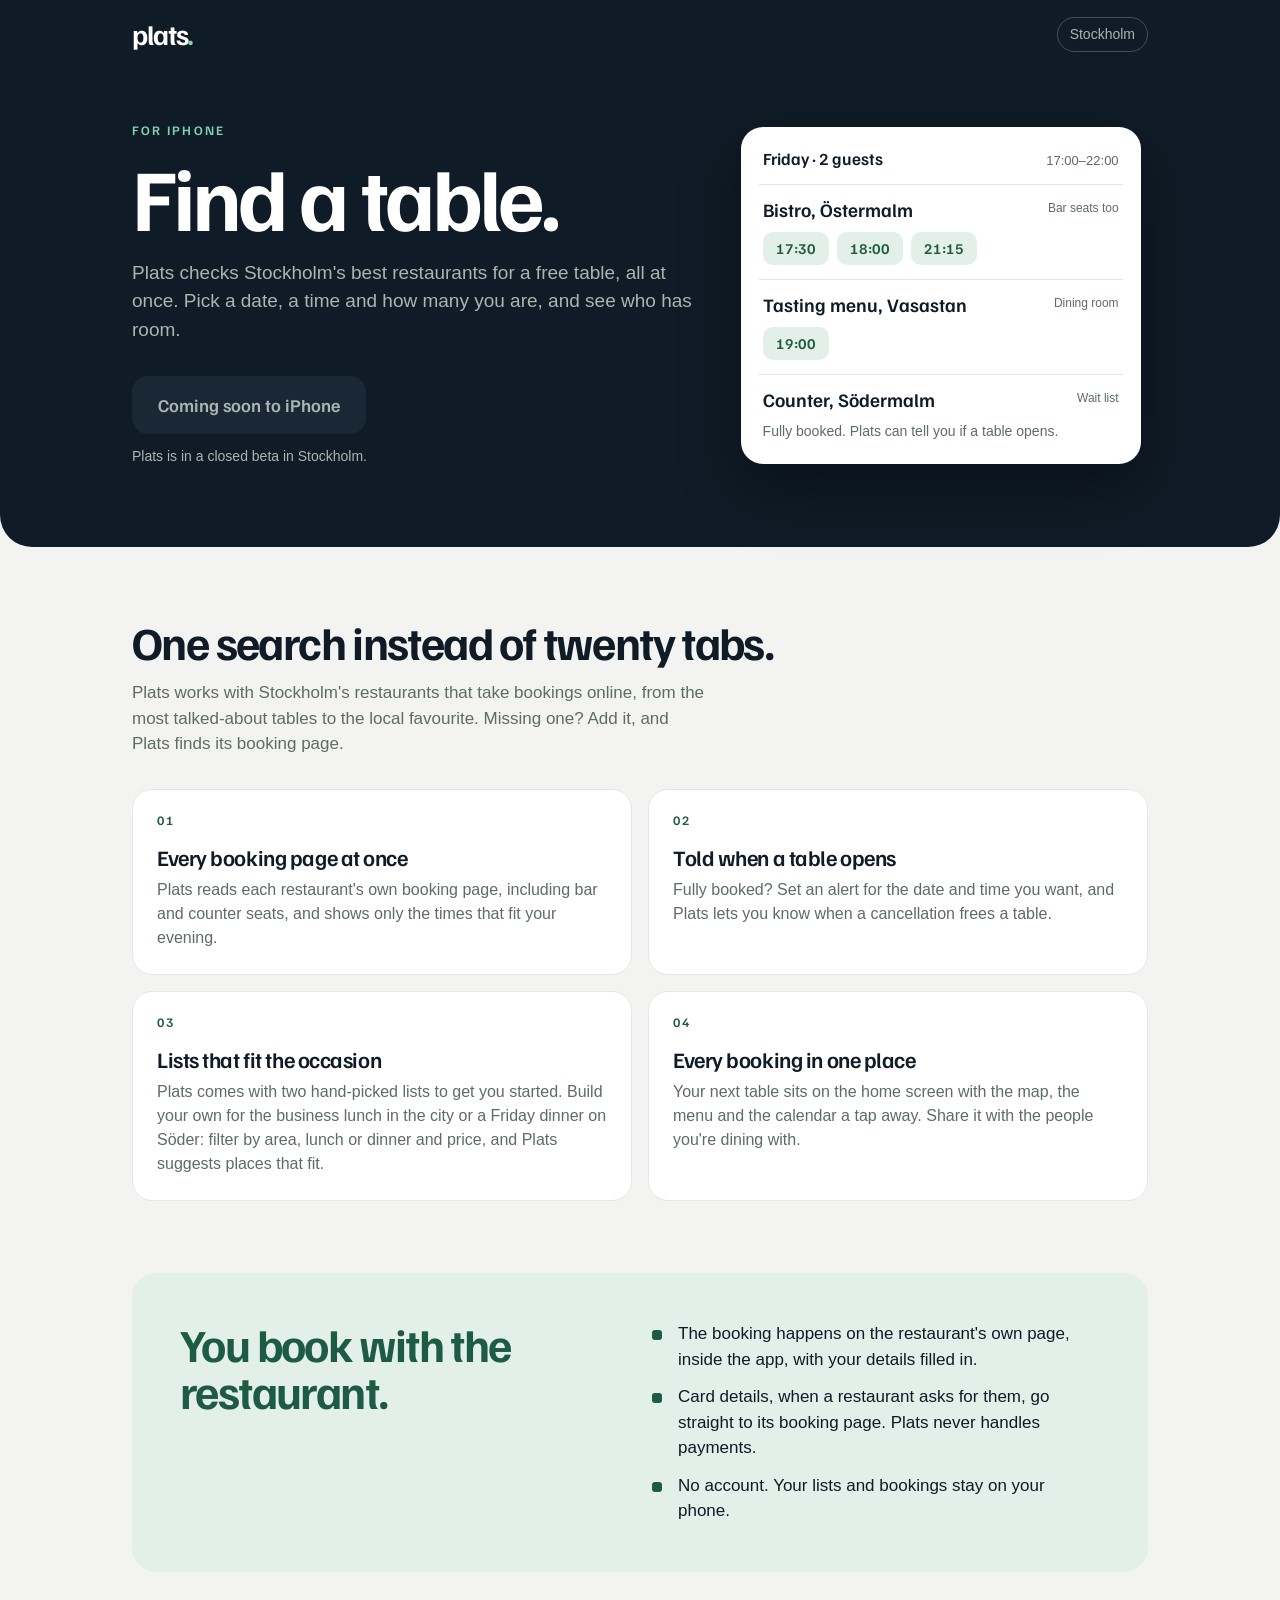
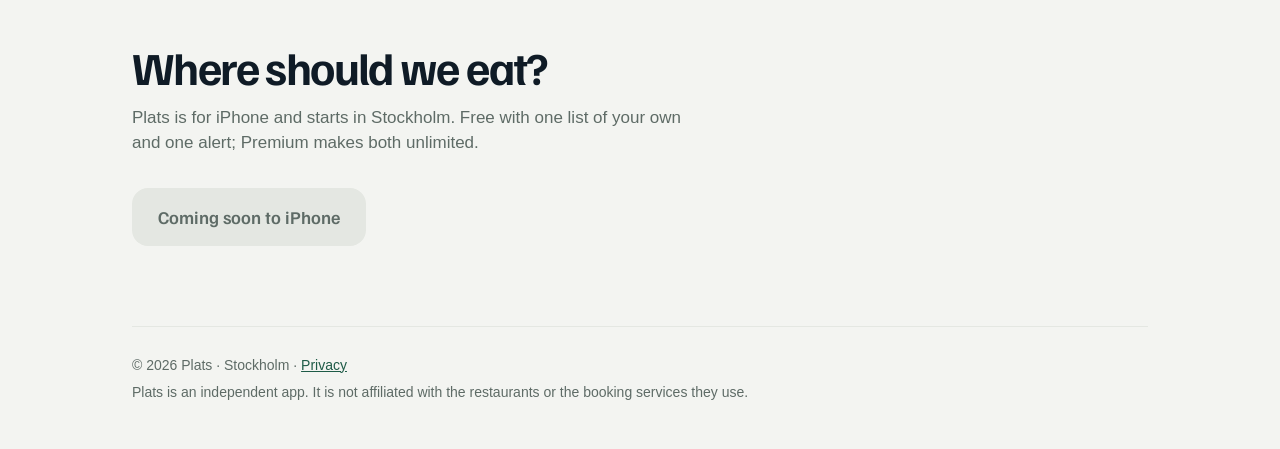
<file: index.html>
<!doctype html>
<html lang="en">
<head>
<meta charset="utf-8">
<meta name="viewport" content="width=device-width, initial-scale=1, viewport-fit=cover">
<title>Plats · Find a table in Stockholm</title>
<meta name="description" content="Plats checks Stockholm's best restaurants for a free table, all at once. Pick a date, a time and a party size, and see who has room.">
<meta name="theme-color" content="#0F1B26">
<meta property="og:title" content="Plats · Find a table in Stockholm">
<meta property="og:description" content="Every booking page on your list, checked at once.">
<meta property="og:image" content="https://getplats.com/assets/icon-512.png">
<meta property="og:url" content="https://getplats.com/">
<link rel="icon" href="assets/favicon-32.png" sizes="32x32">
<link rel="apple-touch-icon" href="assets/apple-touch-icon.png">
<link rel="preload" href="assets/fonts/FamiljenGrotesk-Bold.woff2" as="font" type="font/woff2" crossorigin>
<link rel="stylesheet" href="assets/site.css">
<script src="assets/config.js" defer></script>
</head>
<body>

<header class="hero">
  <div class="wrap">
    <div class="bar">
      <a class="wordmark" href="/">plats<i>.</i></a>
      <span class="pill">Stockholm</span>
    </div>

    <div class="hero-grid">
      <div>
        <p class="eyebrow">For iPhone</p>
        <h1>Find a table.</h1>
        <p class="lead">Plats checks Stockholm's best restaurants for a free table, all at once. Pick a date, a time and how many you are, and see who has room.</p>
        <a class="cta" data-get-app aria-disabled="true">
          <svg viewBox="0 0 20 20" aria-hidden="true"><path d="M10 3v10m0 0l-4-4m4 4l4-4M4 17h12" fill="none" stroke="currentColor" stroke-width="2" stroke-linecap="round" stroke-linejoin="round"/></svg>
          <span data-label>Coming soon to iPhone</span>
        </a>
        <p class="cta-note" data-get-app-note>Plats is in a closed beta in Stockholm.</p>
      </div>

      <div class="sample" aria-label="An example of search results">
        <div class="sample-head"><b>Friday · 2 guests</b><span>17:00–22:00</span></div>
        <div class="row">
          <div class="row-name">Bistro, Östermalm <small>Bar seats too</small></div>
          <div class="chips"><span class="chip">17:30</span><span class="chip">18:00</span><span class="chip">21:15</span></div>
        </div>
        <div class="row">
          <div class="row-name">Tasting menu, Vasastan <small>Dining room</small></div>
          <div class="chips"><span class="chip">19:00</span></div>
        </div>
        <div class="row">
          <div class="row-name">Counter, Södermalm <small>Wait list</small></div>
          <div class="row-muted">Fully booked. Plats can tell you if a table opens.</div>
        </div>
      </div>
    </div>
  </div>
</header>

<main class="wrap">
  <section>
    <h2>One search instead of twenty tabs.</h2>
    <p class="section-lead">Plats works with Stockholm's restaurants that take bookings online, from the most talked-about tables to the local favourite. Missing one? Add it, and Plats finds its booking page.</p>
    <div class="features">
      <div class="feature">
        <div class="feature-num">01</div>
        <h3>Every booking page at once</h3>
        <p>Plats reads each restaurant's own booking page, including bar and counter seats, and shows only the times that fit your evening.</p>
      </div>
      <div class="feature">
        <div class="feature-num">02</div>
        <h3>Told when a table opens</h3>
        <p>Fully booked? Set an alert for the date and time you want, and Plats lets you know when a cancellation frees a table.</p>
      </div>
      <div class="feature">
        <div class="feature-num">03</div>
        <h3>Lists that fit the occasion</h3>
        <p>Plats comes with two hand-picked lists to get you started. Build your own for the business lunch in the city or a Friday dinner on Söder: filter by area, lunch or dinner and price, and Plats suggests places that fit.</p>
      </div>
      <div class="feature">
        <div class="feature-num">04</div>
        <h3>Every booking in one place</h3>
        <p>Your next table sits on the home screen with the map, the menu and the calendar a tap away. Share it with the people you're dining with.</p>
      </div>
    </div>
  </section>

  <section>
    <div class="band">
      <h2>You book with the restaurant.</h2>
      <ul>
        <li>The booking happens on the restaurant's own page, inside the app, with your details filled in.</li>
        <li>Card details, when a restaurant asks for them, go straight to its booking page. Plats never handles payments.</li>
        <li>No account. Your lists and bookings stay on your phone.</li>
      </ul>
    </div>
  </section>

  <section class="closing">
    <h2>Where should we eat?</h2>
    <p class="section-lead">Plats is for iPhone and starts in Stockholm. Free with one list of your own and one alert; Premium makes both unlimited.</p>
    <a class="cta on-light" data-get-app aria-disabled="true">
      <svg viewBox="0 0 20 20" aria-hidden="true"><path d="M10 3v10m0 0l-4-4m4 4l4-4M4 17h12" fill="none" stroke="currentColor" stroke-width="2" stroke-linecap="round" stroke-linejoin="round"/></svg>
      <span data-label>Coming soon to iPhone</span>
    </a>
  </section>

  <footer>
    <p>© 2026 Plats · Stockholm · <a href="/privacy/">Privacy</a></p>
    <p>Plats is an independent app. It is not affiliated with the restaurants or the booking services they use.</p>
  </footer>
</main>

</body>
</html>
</file>
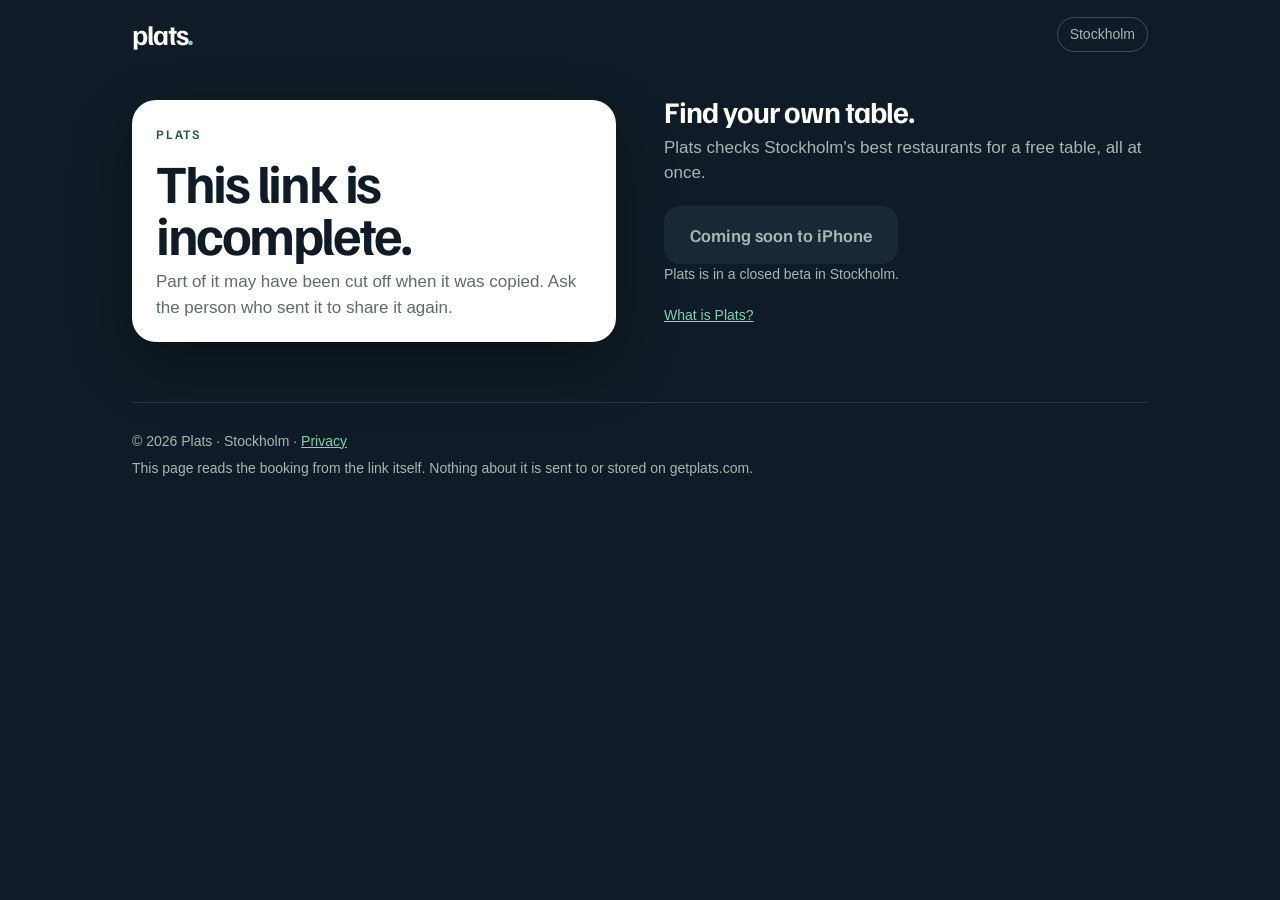
<file: b/index.html>
<!doctype html>
<html lang="en">
<head>
<meta charset="utf-8">
<meta name="viewport" content="width=device-width, initial-scale=1, viewport-fit=cover">
<title>A table for you · Plats</title>
<meta name="description" content="Someone shared a restaurant booking with you on Plats.">
<meta name="robots" content="noindex">
<meta name="referrer" content="no-referrer">
<meta name="theme-color" content="#0F1B26">
<meta property="og:title" content="A table for you">
<meta property="og:description" content="Someone shared a restaurant booking with you on Plats.">
<meta property="og:image" content="https://getplats.com/assets/icon-512.png">
<link rel="icon" href="../assets/favicon-32.png" sizes="32x32">
<link rel="apple-touch-icon" href="../assets/apple-touch-icon.png">
<link rel="stylesheet" href="../assets/site.css">
<script src="../assets/config.js" defer></script>
<style>
  body { background: var(--ink); color: var(--on-ink); min-height: 100vh; }
  footer { border-top-color: rgba(255,255,255,0.12); color: var(--on-ink-muted); }
  [hidden] { display: none !important; }
</style>
</head>
<body>
<div class="wrap">
  <div class="bar">
    <a class="wordmark" href="/">plats<i>.</i></a>
    <span class="pill">Stockholm</span>
  </div>

  <div class="ticket-wrap ticket-layout">
    <!-- Filled in from the link. The booking is in the part after "#", which never reaches this server. -->
    <article class="ticket" id="ticket" hidden>
      <div class="ticket-top">
        <p class="ticket-from" id="from"></p>
        <h1 id="name"></h1>
        <p class="when" id="when"></p>
        <p class="party" id="party"></p>
        <p class="party" id="address"></p>
      </div>
      <div class="ticket-perf"></div>
      <div class="ticket-actions">
        <a class="btn primary" id="open-app">Open in Plats</a>
        <button class="btn" id="calendar" type="button">
          <svg viewBox="0 0 20 20" aria-hidden="true"><rect x="3" y="4" width="14" height="13" rx="2.5" fill="none" stroke="currentColor" stroke-width="1.8"/><path d="M3 8h14M7 2.5v3M13 2.5v3" stroke="currentColor" stroke-width="1.8" stroke-linecap="round"/></svg>
          Add to calendar
        </button>
        <a class="btn" id="map" target="_blank" rel="noopener">
          <svg viewBox="0 0 20 20" aria-hidden="true"><path d="M10 18s6-5.2 6-10A6 6 0 0 0 4 8c0 4.8 6 10 6 10z" fill="none" stroke="currentColor" stroke-width="1.8"/><circle cx="10" cy="8" r="2.2" fill="currentColor"/></svg>
          Show on map
        </a>
        <p class="ticket-note">The booking is in the name of the person who shared it. To change or cancel it, ask them.</p>
      </div>
    </article>

    <article class="ticket" id="broken" hidden>
      <div class="ticket-top">
        <p class="ticket-from">Plats</p>
        <h1>This link is incomplete.</h1>
        <p class="party">Part of it may have been cut off when it was copied. Ask the person who sent it to share it again.</p>
      </div>
    </article>

    <div class="get">
      <h2>Find your own table.</h2>
      <p>Plats checks Stockholm's best restaurants for a free table, all at once.</p>
      <a class="cta" data-get-app aria-disabled="true">
        <svg viewBox="0 0 20 20" aria-hidden="true"><path d="M10 3v10m0 0l-4-4m4 4l4-4M4 17h12" fill="none" stroke="currentColor" stroke-width="2" stroke-linecap="round" stroke-linejoin="round"/></svg>
        <span data-label>Coming soon to iPhone</span>
      </a>
      <p class="cta-note" data-get-app-note>Plats is in a closed beta in Stockholm.</p>
      <p class="cta-note"><a href="/" style="color: var(--mint)">What is Plats?</a></p>
    </div>
  </div>

  <footer>
    <p>© 2026 Plats · Stockholm · <a href="/privacy/" style="color: var(--mint)">Privacy</a></p>
    <p>This page reads the booking from the link itself. Nothing about it is sent to or stored on getplats.com.</p>
  </footer>
</div>

<script>
(function () {
  var TZ = "Europe/Stockholm";

  // The app packs the booking as base64url JSON: {v, id, n, a, r, s, e, t, g, st, by}.
  function readLink() {
    var hash = location.hash.replace(/^#/, "");
    var packed = null;
    hash.split("&").forEach(function (part) { if (part.indexOf("d=") === 0) packed = part.slice(2); });
    if (!packed) packed = new URLSearchParams(location.search).get("d");
    if (!packed) return null;
    // Copying a booking on iPhone can bring the message text along, which the browser then adds to the link
    // ("...ZXgifQ%20Coco%20&%20Carmen,..."). The booking itself is only letters, digits, "-" and "_": keep those.
    var clean = packed.match(/^[A-Za-z0-9_-]+/);
    if (!clean) return null;
    packed = clean[0];
    try {
      var b64 = packed.replace(/-/g, "+").replace(/_/g, "/");
      while (b64.length % 4) b64 += "=";
      var bytes = Uint8Array.from(atob(b64), function (c) { return c.charCodeAt(0); });
      var data = JSON.parse(new TextDecoder("utf-8").decode(bytes));
      if (!data || typeof data.n !== "string" || !data.n || typeof data.s !== "number") return null;
      return { packed: packed, data: data };
    } catch (e) {
      return null;
    }
  }

  function fmt(date, options) {
    return new Intl.DateTimeFormat("en-GB", Object.assign({ timeZone: TZ }, options)).format(date);
  }

  // A calendar file built here in the browser, the same shape the app makes.
  function icsFor(b) {
    function utc(d) { return d.toISOString().replace(/[-:]/g, "").replace(/\.\d{3}/, ""); }
    function day(d) { return fmt(d, { year: "numeric", month: "2-digit", day: "2-digit" }).split("/").reverse().join(""); }
    function esc(s) { return String(s).replace(/\\/g, "\\\\").replace(/;/g, "\\;").replace(/,/g, "\\,").replace(/\n/g, "\\n"); }
    var start = new Date(b.s * 1000);
    var end = new Date((b.e > b.s ? b.e : b.s + 9000) * 1000);
    var lines = ["BEGIN:VCALENDAR", "VERSION:2.0", "PRODID:-//Plats//Bookings//EN", "CALSCALE:GREGORIAN", "METHOD:PUBLISH",
      "BEGIN:VEVENT", "UID:" + String(b.id || start.getTime()).toLowerCase() + "@getplats.com", "DTSTAMP:" + utc(new Date())];
    if (b.t) {
      lines.push("DTSTART:" + utc(start), "DTEND:" + utc(end));
    } else {
      var next = new Date(start.getTime() + 86400000);
      lines.push("DTSTART;VALUE=DATE:" + day(start), "DTEND;VALUE=DATE:" + day(next));
    }
    var guests = Math.max(1, b.g | 0);
    lines.push("SUMMARY:" + esc(b.n + " · " + guests + " guest" + (guests === 1 ? "" : "s")));
    if (b.a) lines.push("LOCATION:" + esc(b.a + ", Stockholm"));
    var notes = [];
    if (b.st) notes.push("Seating: " + b.st);
    if (b.by) notes.push("Booked by " + b.by);
    if (notes.length) lines.push("DESCRIPTION:" + esc(notes.join("\n")));
    lines.push("END:VEVENT", "END:VCALENDAR");
    return lines.join("\r\n") + "\r\n";
  }

  // A new link pasted into the same tab only changes the part after "#": read it again.
  window.addEventListener("hashchange", function () { location.reload(); });

  var link = readLink();
  if (!link) {
    document.getElementById("broken").hidden = false;
    return;
  }
  var b = link.data;
  var start = new Date(b.s * 1000);
  var guests = Math.max(1, b.g | 0);

  document.title = b.n + " · Plats";
  document.getElementById("from").textContent = (b.by ? b.by : "Someone") + " booked a table";
  document.getElementById("name").textContent = b.n;
  var when = fmt(start, { weekday: "long", day: "numeric", month: "long" });
  if (b.t) when += " · " + fmt(start, { hour: "2-digit", minute: "2-digit", hour12: false });
  document.getElementById("when").textContent = when;
  document.getElementById("party").textContent = guests + " guest" + (guests === 1 ? "" : "s") + (b.st ? " · " + b.st : "");

  var address = document.getElementById("address");
  var map = document.getElementById("map");
  if (b.a) {
    address.textContent = b.a;
    map.href = "https://maps.apple.com/?q=" + encodeURIComponent(b.n) + "&address=" + encodeURIComponent(b.a + ", Stockholm");
  } else {
    address.hidden = true;
    map.href = "https://maps.apple.com/?q=" + encodeURIComponent(b.n + ", Stockholm");
  }

  // For people who have Plats but opened the link in a browser: the app's own link opens it directly.
  document.getElementById("open-app").href = "plats://booking?d=" + link.packed;

  document.getElementById("calendar").addEventListener("click", function () {
    var blob = new Blob([icsFor(b)], { type: "text/calendar;charset=utf-8" });
    var url = URL.createObjectURL(blob);
    var a = document.createElement("a");
    a.href = url;
    a.download = b.n.replace(/[^\p{L}\p{N} ]+/gu, "").trim().replace(/\s+/g, "-") + ".ics";
    document.body.appendChild(a);
    a.click();
    a.remove();
    setTimeout(function () { URL.revokeObjectURL(url); }, 4000);
  });

  document.getElementById("ticket").hidden = false;
})();
</script>
</body>
</html>
</file>
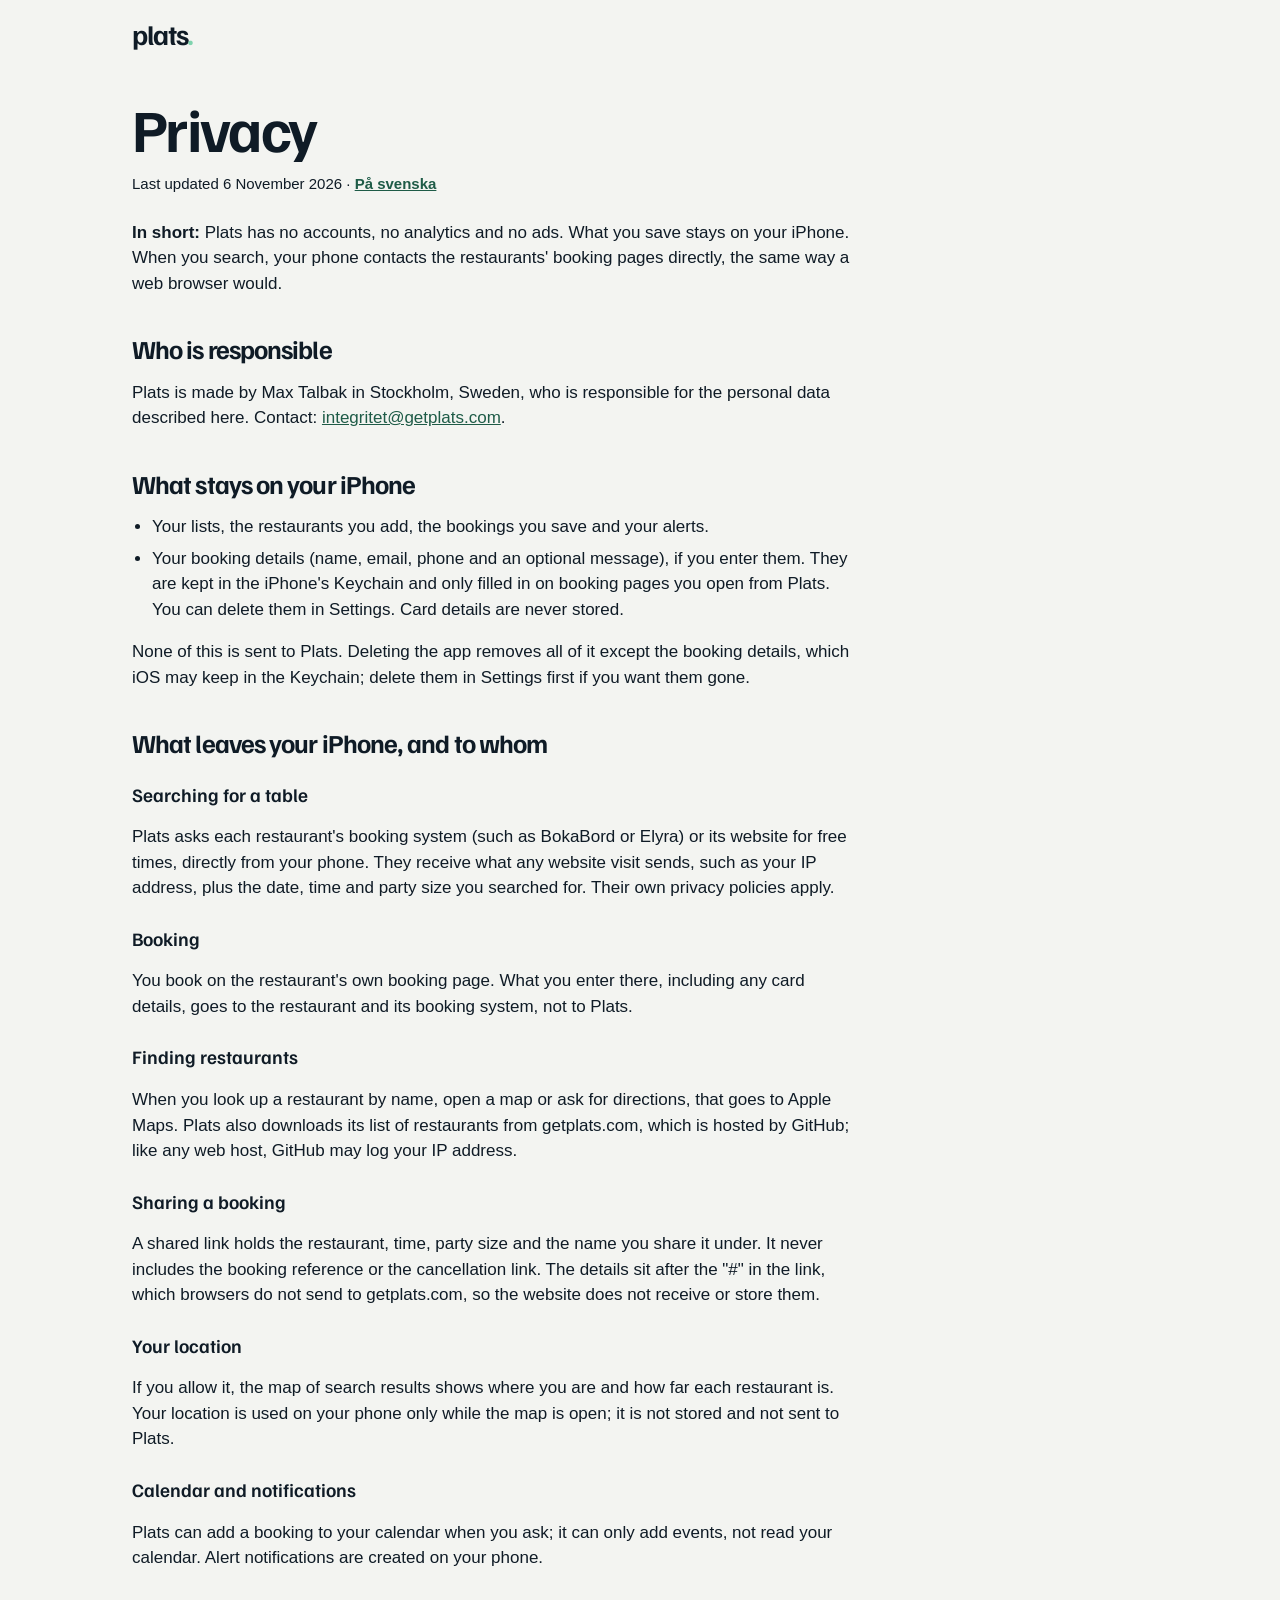
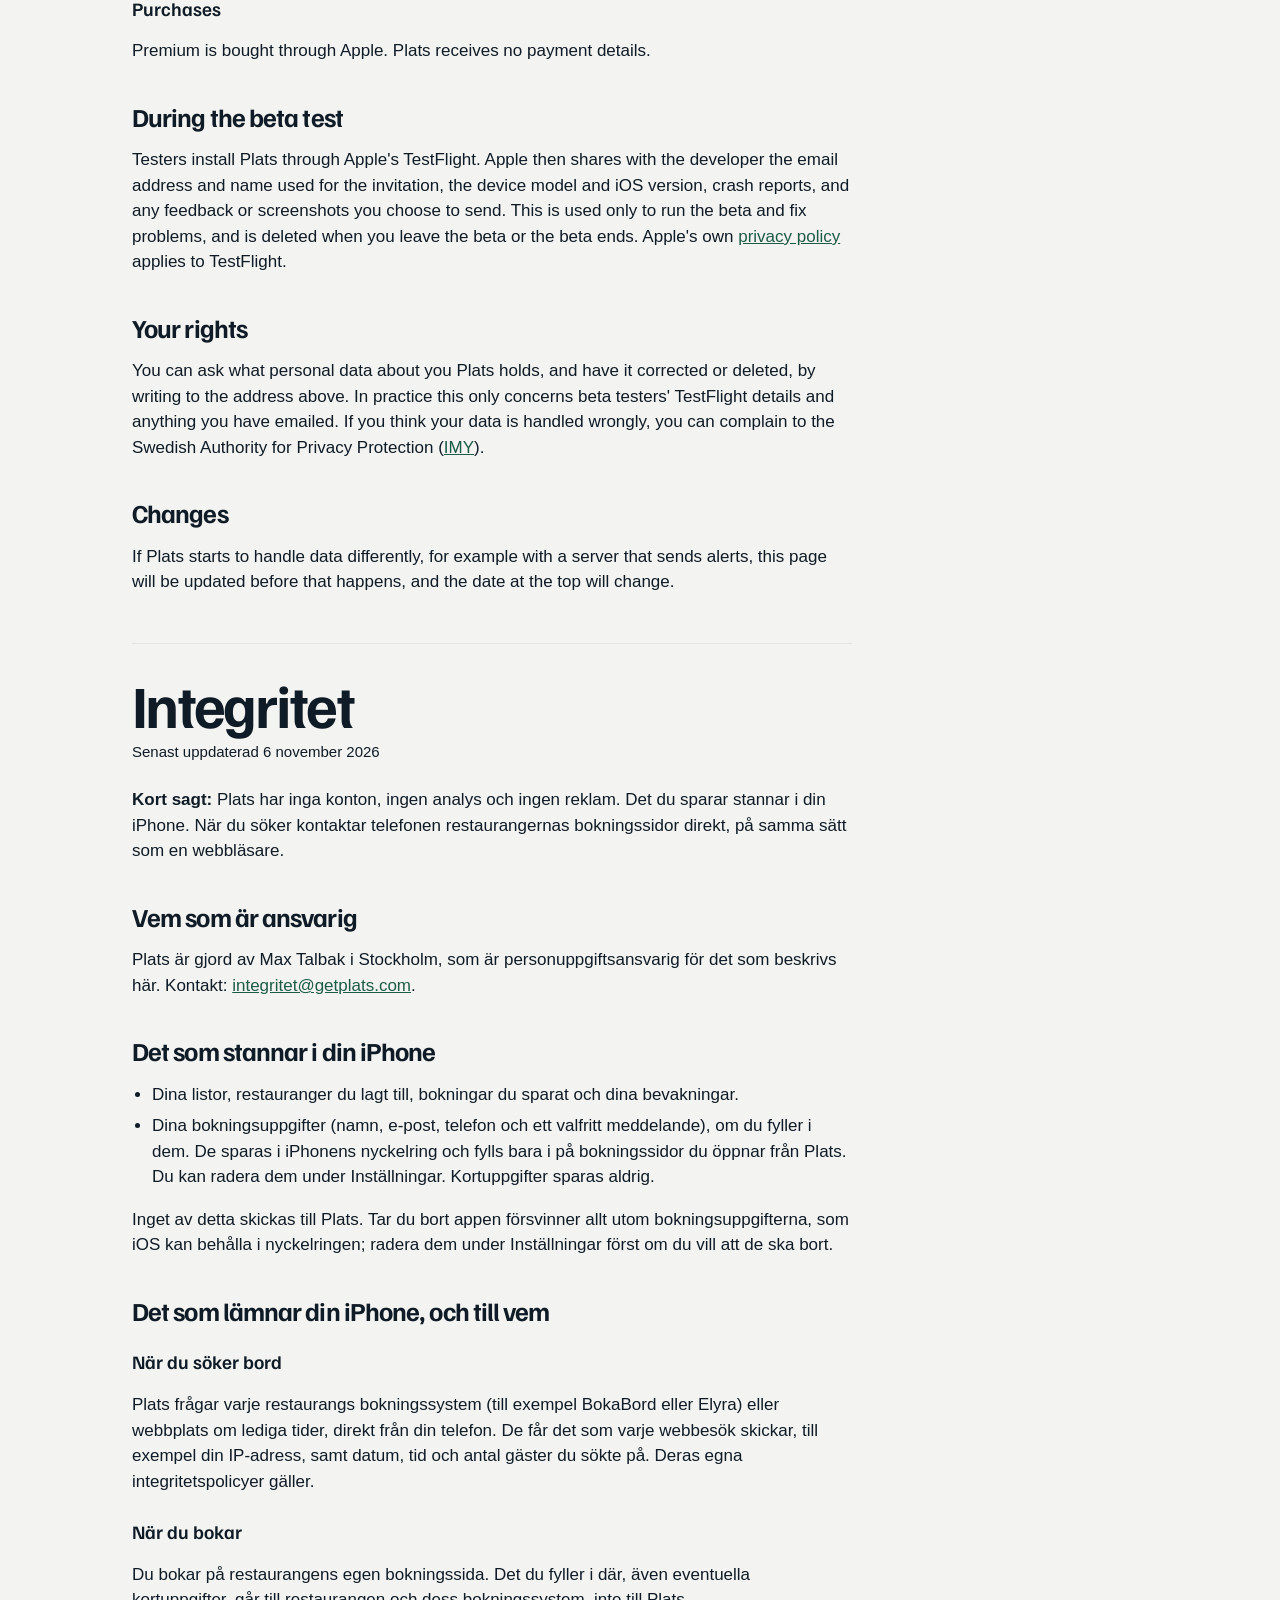
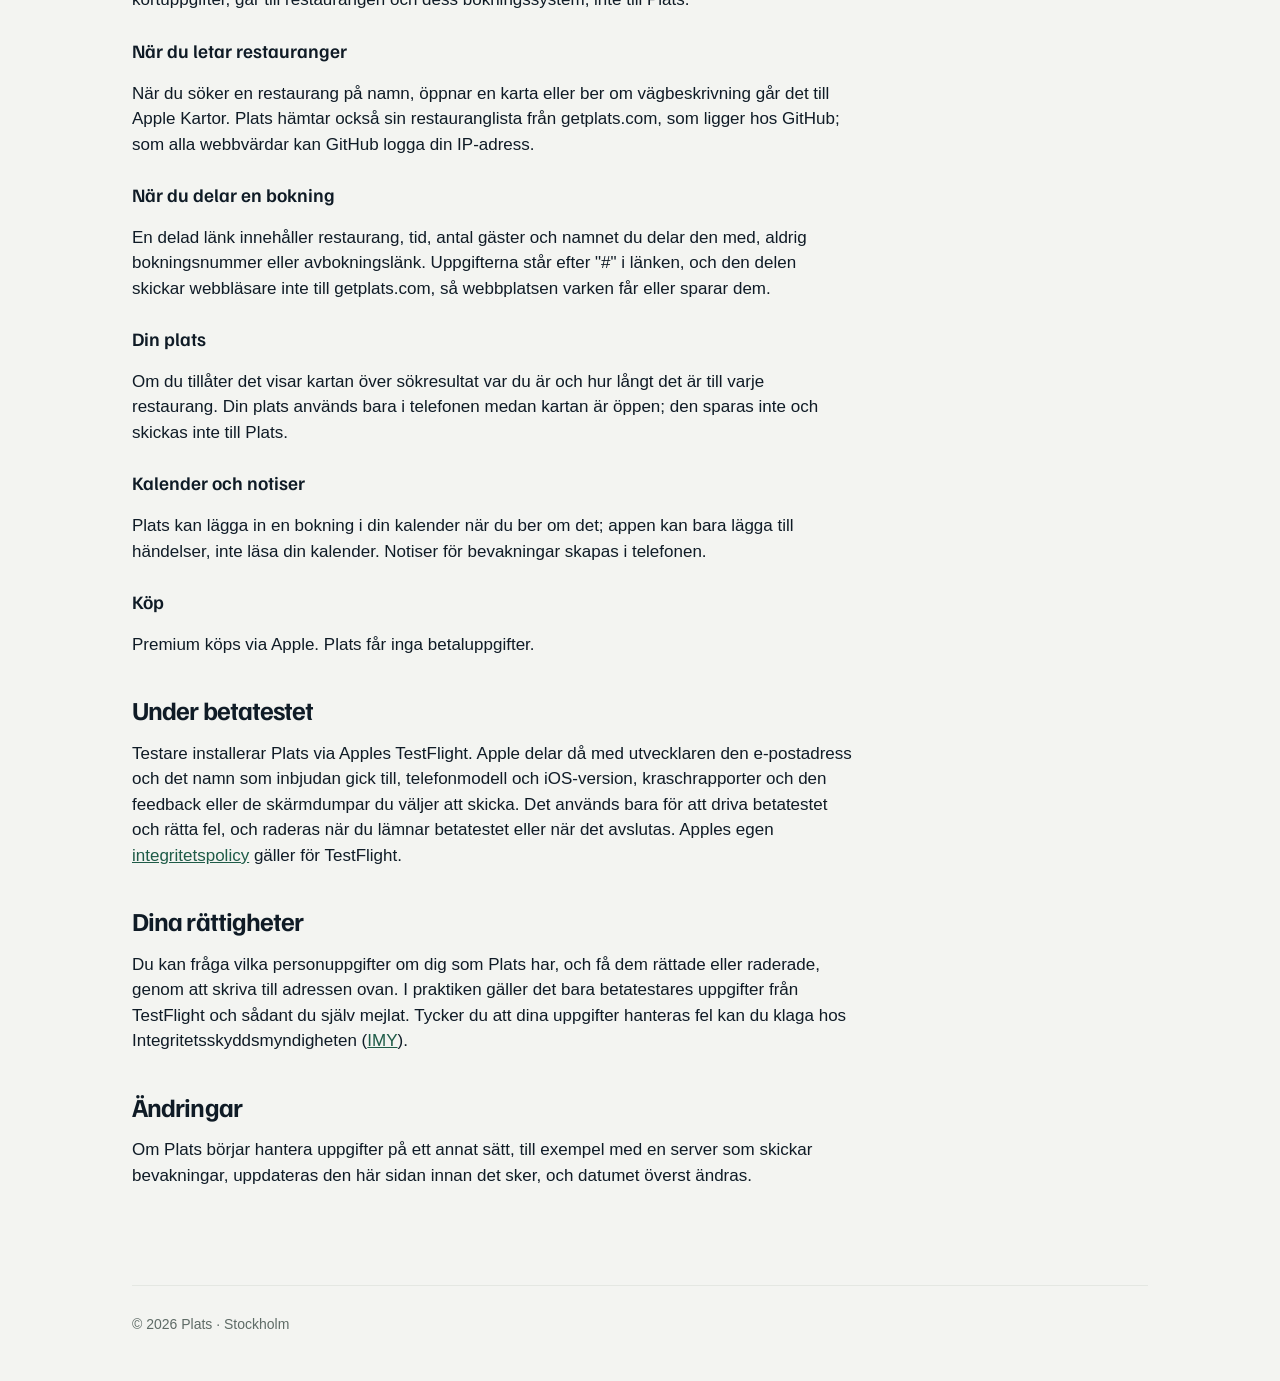
<file: privacy/index.html>
<!doctype html>
<html lang="en">
<head>
<meta charset="utf-8">
<meta name="viewport" content="width=device-width, initial-scale=1">
<title>Privacy · Plats</title>
<meta name="description" content="What Plats keeps, what leaves your phone, and who to ask.">
<link rel="icon" href="/assets/favicon-32.png" sizes="32x32">
<link rel="apple-touch-icon" href="/assets/apple-touch-icon.png">
<link rel="stylesheet" href="/assets/site.css">
<style>
  .policy { max-width: 720px; padding-bottom: 24px; }
  .policy h1 { font-size: clamp(40px, 9vw, 60px); margin: 32px 0 8px; }
  .policy h2 { font-size: 26px; margin: 40px 0 10px; }
  .policy h3 { font: 600 19px/1.3 var(--display); margin: 26px 0 6px; }
  .policy p, .policy li { color: var(--text); }
  .policy ul { padding-left: 20px; }
  .policy li { margin-bottom: 6px; }
  .updated { color: var(--muted); font-size: 15px; margin: 0 0 24px; }
  .lang { display: inline-block; margin: 8px 0 0; font-weight: 600; }
  .bar { color: var(--text); }
</style>
</head>
<body>
<div class="wrap">
  <div class="bar"><a class="wordmark" href="/">plats<i>.</i></a></div>

  <main class="policy">
    <h1>Privacy</h1>
    <p class="updated">Last updated 6 November 2026 · <a class="lang" href="#svenska">På svenska</a></p>

    <p><strong>In short:</strong> Plats has no accounts, no analytics and no ads. What you save stays on your iPhone. When you search, your phone contacts the restaurants' booking pages directly, the same way a web browser would.</p>

    <h2>Who is responsible</h2>
    <p>Plats is made by Max Talbak in Stockholm, Sweden, who is responsible for the personal data described here. Contact: <a href="mailto:integritet@getplats.com">integritet@getplats.com</a>.</p>

    <h2>What stays on your iPhone</h2>
    <ul>
      <li>Your lists, the restaurants you add, the bookings you save and your alerts.</li>
      <li>Your booking details (name, email, phone and an optional message), if you enter them. They are kept in the iPhone's Keychain and only filled in on booking pages you open from Plats. You can delete them in Settings. Card details are never stored.</li>
    </ul>
    <p>None of this is sent to Plats. Deleting the app removes all of it except the booking details, which iOS may keep in the Keychain; delete them in Settings first if you want them gone.</p>

    <h2>What leaves your iPhone, and to whom</h2>
    <h3>Searching for a table</h3>
    <p>Plats asks each restaurant's booking system (such as BokaBord or Elyra) or its website for free times, directly from your phone. They receive what any website visit sends, such as your IP address, plus the date, time and party size you searched for. Their own privacy policies apply.</p>
    <h3>Booking</h3>
    <p>You book on the restaurant's own booking page. What you enter there, including any card details, goes to the restaurant and its booking system, not to Plats.</p>
    <h3>Finding restaurants</h3>
    <p>When you look up a restaurant by name, open a map or ask for directions, that goes to Apple Maps. Plats also downloads its list of restaurants from getplats.com, which is hosted by GitHub; like any web host, GitHub may log your IP address.</p>
    <h3>Sharing a booking</h3>
    <p>A shared link holds the restaurant, time, party size and the name you share it under. It never includes the booking reference or the cancellation link. The details sit after the "#" in the link, which browsers do not send to getplats.com, so the website does not receive or store them.</p>
    <h3>Your location</h3>
    <p>If you allow it, the map of search results shows where you are and how far each restaurant is. Your location is used on your phone only while the map is open; it is not stored and not sent to Plats.</p>
    <h3>Calendar and notifications</h3>
    <p>Plats can add a booking to your calendar when you ask; it can only add events, not read your calendar. Alert notifications are created on your phone.</p>
    <h3>Purchases</h3>
    <p>Premium is bought through Apple. Plats receives no payment details.</p>

    <h2>During the beta test</h2>
    <p>Testers install Plats through Apple's TestFlight. Apple then shares with the developer the email address and name used for the invitation, the device model and iOS version, crash reports, and any feedback or screenshots you choose to send. This is used only to run the beta and fix problems, and is deleted when you leave the beta or the beta ends. Apple's own <a href="https://www.apple.com/legal/privacy/" rel="noopener">privacy policy</a> applies to TestFlight.</p>

    <h2>Your rights</h2>
    <p>You can ask what personal data about you Plats holds, and have it corrected or deleted, by writing to the address above. In practice this only concerns beta testers' TestFlight details and anything you have emailed. If you think your data is handled wrongly, you can complain to the Swedish Authority for Privacy Protection (<a href="https://www.imy.se/" rel="noopener">IMY</a>).</p>

    <h2>Changes</h2>
    <p>If Plats starts to handle data differently, for example with a server that sends alerts, this page will be updated before that happens, and the date at the top will change.</p>

    <hr style="border:0;border-top:1px solid var(--line);margin:48px 0 0">

    <h1 id="svenska">Integritet</h1>
    <p class="updated">Senast uppdaterad 6 november 2026</p>

    <p><strong>Kort sagt:</strong> Plats har inga konton, ingen analys och ingen reklam. Det du sparar stannar i din iPhone. När du söker kontaktar telefonen restaurangernas bokningssidor direkt, på samma sätt som en webbläsare.</p>

    <h2>Vem som är ansvarig</h2>
    <p>Plats är gjord av Max Talbak i Stockholm, som är personuppgiftsansvarig för det som beskrivs här. Kontakt: <a href="mailto:integritet@getplats.com">integritet@getplats.com</a>.</p>

    <h2>Det som stannar i din iPhone</h2>
    <ul>
      <li>Dina listor, restauranger du lagt till, bokningar du sparat och dina bevakningar.</li>
      <li>Dina bokningsuppgifter (namn, e-post, telefon och ett valfritt meddelande), om du fyller i dem. De sparas i iPhonens nyckelring och fylls bara i på bokningssidor du öppnar från Plats. Du kan radera dem under Inställningar. Kortuppgifter sparas aldrig.</li>
    </ul>
    <p>Inget av detta skickas till Plats. Tar du bort appen försvinner allt utom bokningsuppgifterna, som iOS kan behålla i nyckelringen; radera dem under Inställningar först om du vill att de ska bort.</p>

    <h2>Det som lämnar din iPhone, och till vem</h2>
    <h3>När du söker bord</h3>
    <p>Plats frågar varje restaurangs bokningssystem (till exempel BokaBord eller Elyra) eller webbplats om lediga tider, direkt från din telefon. De får det som varje webbesök skickar, till exempel din IP-adress, samt datum, tid och antal gäster du sökte på. Deras egna integritetspolicyer gäller.</p>
    <h3>När du bokar</h3>
    <p>Du bokar på restaurangens egen bokningssida. Det du fyller i där, även eventuella kortuppgifter, går till restaurangen och dess bokningssystem, inte till Plats.</p>
    <h3>När du letar restauranger</h3>
    <p>När du söker en restaurang på namn, öppnar en karta eller ber om vägbeskrivning går det till Apple Kartor. Plats hämtar också sin restauranglista från getplats.com, som ligger hos GitHub; som alla webbvärdar kan GitHub logga din IP-adress.</p>
    <h3>När du delar en bokning</h3>
    <p>En delad länk innehåller restaurang, tid, antal gäster och namnet du delar den med, aldrig bokningsnummer eller avbokningslänk. Uppgifterna står efter "#" i länken, och den delen skickar webbläsare inte till getplats.com, så webbplatsen varken får eller sparar dem.</p>
    <h3>Din plats</h3>
    <p>Om du tillåter det visar kartan över sökresultat var du är och hur långt det är till varje restaurang. Din plats används bara i telefonen medan kartan är öppen; den sparas inte och skickas inte till Plats.</p>
    <h3>Kalender och notiser</h3>
    <p>Plats kan lägga in en bokning i din kalender när du ber om det; appen kan bara lägga till händelser, inte läsa din kalender. Notiser för bevakningar skapas i telefonen.</p>
    <h3>Köp</h3>
    <p>Premium köps via Apple. Plats får inga betaluppgifter.</p>

    <h2>Under betatestet</h2>
    <p>Testare installerar Plats via Apples TestFlight. Apple delar då med utvecklaren den e-postadress och det namn som inbjudan gick till, telefonmodell och iOS-version, kraschrapporter och den feedback eller de skärmdumpar du väljer att skicka. Det används bara för att driva betatestet och rätta fel, och raderas när du lämnar betatestet eller när det avslutas. Apples egen <a href="https://www.apple.com/se/legal/privacy/" rel="noopener">integritetspolicy</a> gäller för TestFlight.</p>

    <h2>Dina rättigheter</h2>
    <p>Du kan fråga vilka personuppgifter om dig som Plats har, och få dem rättade eller raderade, genom att skriva till adressen ovan. I praktiken gäller det bara betatestares uppgifter från TestFlight och sådant du själv mejlat. Tycker du att dina uppgifter hanteras fel kan du klaga hos Integritetsskyddsmyndigheten (<a href="https://www.imy.se/" rel="noopener">IMY</a>).</p>

    <h2>Ändringar</h2>
    <p>Om Plats börjar hantera uppgifter på ett annat sätt, till exempel med en server som skickar bevakningar, uppdateras den här sidan innan det sker, och datumet överst ändras.</p>
  </main>

  <footer>
    <p>© 2026 Plats · Stockholm</p>
  </footer>
</div>
</body>
</html>
</file>
<file: assets/site.css>
@font-face { font-family: "Familjen Grotesk"; src: url("fonts/FamiljenGrotesk-Medium.woff2") format("woff2"); font-weight: 500; font-display: swap; }
@font-face { font-family: "Familjen Grotesk"; src: url("fonts/FamiljenGrotesk-SemiBold.woff2") format("woff2"); font-weight: 600; font-display: swap; }
@font-face { font-family: "Familjen Grotesk"; src: url("fonts/FamiljenGrotesk-Bold.woff2") format("woff2"); font-weight: 700; font-display: swap; }

:root {
  --ink: #0F1B26;
  --ink-2: #1A2835;
  --pine: #1E5B47;
  --mint: #7FD3AE;
  --pine-tint: #E3EFE9;
  --ground: #F3F4F1;
  --card: #FFFFFF;
  --line: #E4E7E2;
  --text: #0F1B26;
  --muted: #5E6B66;
  --on-ink: #FFFFFF;
  --on-ink-muted: #A9B6B1;
  --display: "Familjen Grotesk", ui-sans-serif, system-ui, sans-serif;
  --body: -apple-system, BlinkMacSystemFont, "SF Pro Text", "Segoe UI", Roboto, "Helvetica Neue", Arial, sans-serif;
  color-scheme: light;
}

* { box-sizing: border-box; }
html { -webkit-text-size-adjust: 100%; }
body {
  margin: 0;
  background: var(--ground);
  color: var(--text);
  font: 17px/1.5 var(--body);
  -webkit-font-smoothing: antialiased;
}
a { color: var(--pine); }
img { max-width: 100%; display: block; }

.wrap { width: 100%; max-width: 1080px; margin: 0 auto; padding: 0 20px; }

/* Top bar */
.bar { display: flex; align-items: center; justify-content: space-between; height: 68px; }
.wordmark { font: 700 28px/1 var(--display); letter-spacing: -0.04em; color: inherit; text-decoration: none; }
.wordmark i { font-style: normal; color: var(--mint); }
.pill { font-size: 14px; padding: 6px 12px; border-radius: 999px; border: 1px solid rgba(255,255,255,0.22); color: var(--on-ink-muted); white-space: nowrap; }

/* Ink hero */
.hero { background: var(--ink); color: var(--on-ink); border-radius: 0 0 32px 32px; padding-bottom: 56px; }
.hero-grid { display: grid; gap: 40px; align-items: center; padding-top: 32px; }
.eyebrow { font: 600 13px/1 var(--display); letter-spacing: 0.16em; text-transform: uppercase; color: var(--mint); margin: 0 0 18px; }
h1 { font: 700 clamp(48px, 11vw, 88px)/0.95 var(--display); letter-spacing: -0.045em; margin: 0 0 20px; }
.lead { font-size: 19px; color: var(--on-ink-muted); max-width: 30em; margin: 0 0 32px; }

.cta { display: inline-flex; align-items: center; gap: 12px; min-height: 58px; padding: 0 26px; border-radius: 16px;
  background: var(--mint); color: var(--ink); font: 600 18px/1 var(--display); text-decoration: none; }
.cta svg { width: 20px; height: 20px; flex: none; }
.cta[aria-disabled="true"] { background: var(--ink-2); color: var(--on-ink-muted); cursor: default; }
.cta[aria-disabled="true"] svg { display: none; }
.cta.on-light { background: var(--pine); color: #fff; }
.cta.on-light[aria-disabled="true"] { background: var(--line); color: var(--muted); }
.cta-note { font-size: 14px; color: var(--on-ink-muted); margin: 12px 0 0; }

/* The sample result card in the hero */
.sample { background: var(--card); color: var(--text); border-radius: 22px; padding: 18px; box-shadow: 0 24px 60px rgba(0,0,0,0.35); max-width: 400px; width: 100%; justify-self: center; }
.sample-head { display: flex; justify-content: space-between; align-items: baseline; padding: 4px 4px 14px; border-bottom: 1px solid var(--line); }
.sample-head b { font: 600 17px/1.2 var(--display); }
.sample-head span { font-size: 13px; color: var(--muted); }
.row { padding: 14px 4px; border-bottom: 1px solid var(--line); }
.row:last-child { border-bottom: 0; padding-bottom: 4px; }
.row-name { display: flex; justify-content: space-between; gap: 8px; font: 600 19px/1.2 var(--display); margin-bottom: 10px; }
.row-name small { font: 400 12px/1.6 var(--body); color: var(--muted); white-space: nowrap; }
.chips { display: flex; flex-wrap: wrap; gap: 8px; }
.chip { font: 600 15px/1 var(--display); padding: 9px 13px; border-radius: 10px; background: var(--pine-tint); color: var(--pine); }
.row-muted { font-size: 14px; color: var(--muted); }
.sample-tag { display: block; text-align: center; font-size: 12px; color: var(--on-ink-muted); margin-top: 12px; }

/* Sections */
section { padding: 72px 0 0; }
h2 { font: 700 clamp(32px, 6vw, 46px)/1.02 var(--display); letter-spacing: -0.035em; margin: 0 0 14px; }
.section-lead { color: var(--muted); max-width: 34em; margin: 0 0 32px; }
.features { display: grid; gap: 12px; }
.feature { background: var(--card); border-radius: 20px; padding: 24px; border: 1px solid var(--line); }
.feature-num { font: 600 13px/1 var(--display); letter-spacing: 0.14em; color: var(--pine); margin-bottom: 18px; }
.feature h3 { font: 600 22px/1.15 var(--display); letter-spacing: -0.02em; margin: 0 0 8px; }
.feature p { margin: 0; color: var(--muted); font-size: 16px; }

.band { background: var(--pine-tint); border-radius: 24px; padding: 32px 24px; display: grid; gap: 20px; }
.band h2 { color: var(--pine); }
.band ul { margin: 0; padding: 0; list-style: none; display: grid; gap: 12px; }
.band li { padding-left: 28px; position: relative; }
.band li::before { content: ""; position: absolute; left: 2px; top: 9px; width: 10px; height: 10px; border-radius: 3px; background: var(--pine); }

.closing { text-align: left; padding: 72px 0 24px; }

footer { border-top: 1px solid var(--line); margin-top: 56px; padding: 28px 0 40px; color: var(--muted); font-size: 14px; }
footer p { margin: 0 0 6px; }

/* Shared booking page */
.ticket-wrap { padding: 28px 0 0; }
.ticket { background: var(--card); color: var(--text); border-radius: 24px; overflow: hidden; max-width: 520px; box-shadow: 0 24px 60px rgba(0,0,0,0.30); }
.ticket-top { padding: 26px 24px 22px; }
.ticket-from { font: 600 13px/1.3 var(--display); letter-spacing: 0.14em; text-transform: uppercase; color: var(--pine); margin: 0 0 14px; }
.ticket h1 { font-size: clamp(38px, 10vw, 54px); color: var(--ink); margin: 0 0 10px; overflow-wrap: anywhere; }
.when { font: 600 22px/1.25 var(--display); letter-spacing: -0.01em; margin: 0 0 6px; }
.party { color: var(--muted); margin: 0; }
.ticket-perf { border-top: 2px dashed var(--line); margin: 0 18px; }
.ticket-actions { padding: 18px 24px 24px; display: grid; gap: 10px; }
.btn { display: flex; align-items: center; justify-content: center; gap: 10px; min-height: 52px; border-radius: 14px;
  font: 600 17px/1 var(--display); text-decoration: none; border: 1px solid var(--line); color: var(--ink); background: var(--card); cursor: pointer; }
.btn.primary { background: var(--ink); color: #fff; border-color: var(--ink); }
.btn svg { width: 18px; height: 18px; }
.ticket-note { font-size: 14px; color: var(--muted); margin: 4px 0 0; }
.get { margin-top: 28px; max-width: 520px; }
.get h2 { font-size: 30px; color: var(--on-ink); margin-bottom: 8px; }
.get p { color: var(--on-ink-muted); margin: 0 0 20px; }

@media (min-width: 820px) {
  .wrap { padding: 0 32px; }
  .hero { padding-bottom: 80px; }
  .hero-grid { grid-template-columns: 1.15fr 0.85fr; padding-top: 56px; }
  .features { grid-template-columns: 1fr 1fr; gap: 16px; }
  .band { grid-template-columns: 1fr 1fr; padding: 48px; align-items: start; }
  .ticket-layout { display: grid; grid-template-columns: 1fr 1fr; gap: 48px; align-items: center; }
  .get { margin-top: 0; }
}

@media (prefers-reduced-motion: no-preference) {
  .cta, .btn { transition: transform 0.15s ease; }
  .cta:not([aria-disabled="true"]):active, .btn:active { transform: scale(0.98); }
}
</file>
